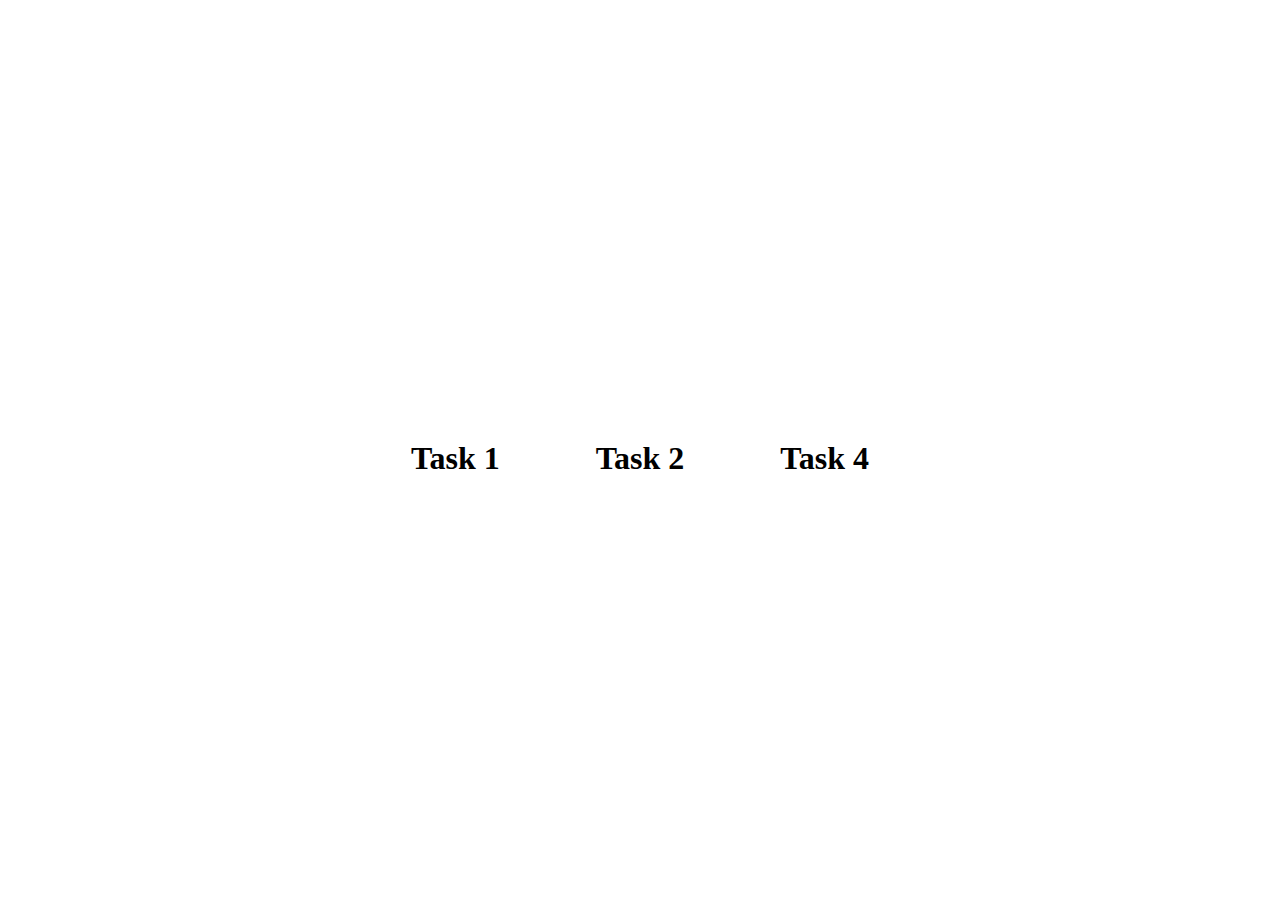
<file: index.html>
<!DOCTYPE html>
<html lang="en">
  <head>
    <meta charset="UTF-8" />
    <meta http-equiv="X-UA-Compatible" content="IE=edge" />
    <meta name="viewport" content="width=device-width, initial-scale=1.0" />
    <link rel="stylesheet" href="style.css" />
    <title>Document</title>
  </head>
  <body>
    <a href="1/1.html">task 1</a>
    <a href="2/2.html">task 2</a>
    <a href="4/4.html">task 4</a>
  </body>
</html>
</file>
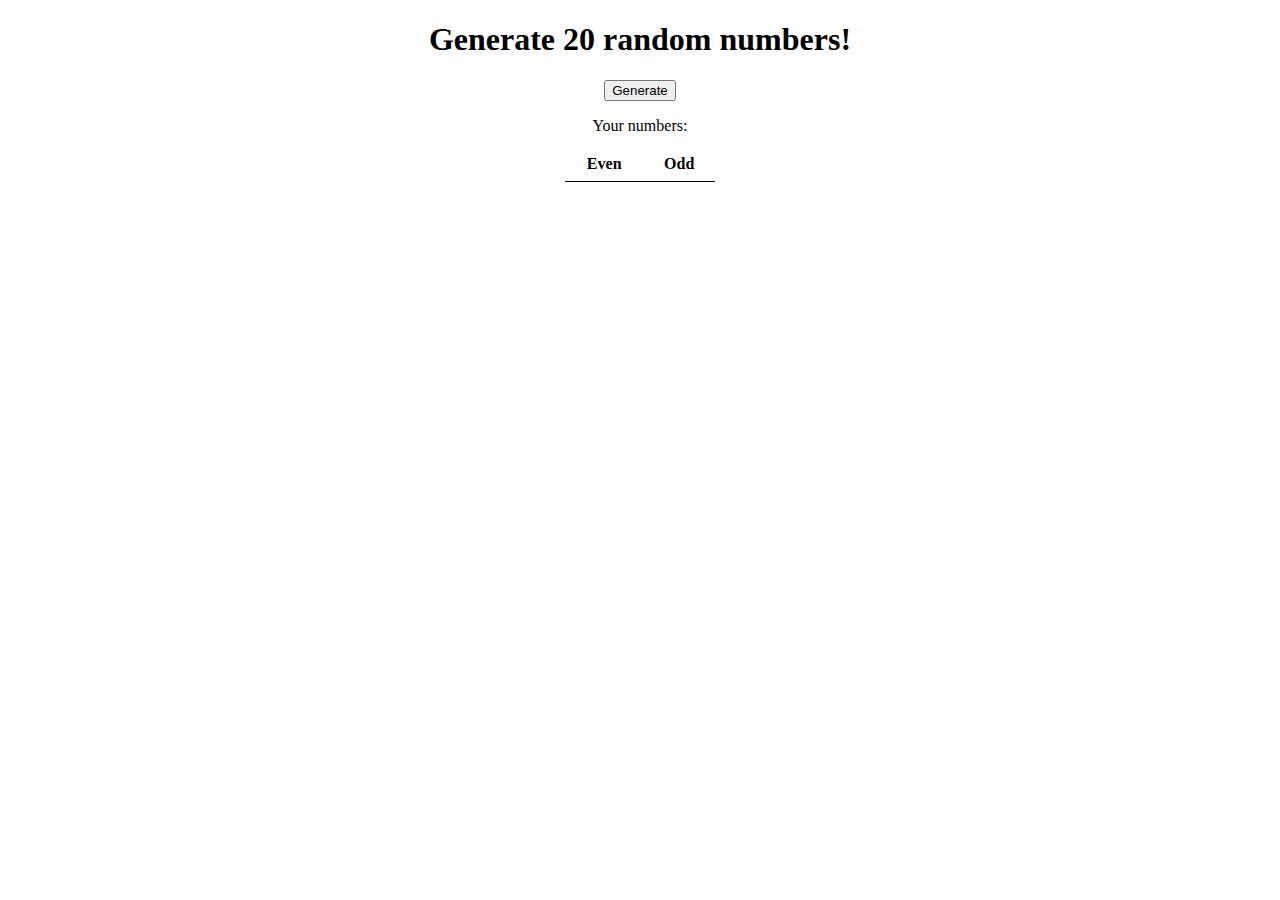
<file: 1.html>
<!DOCTYPE html>
<html lang="en">
  <head>
    <meta charset="UTF-8" />
    <meta http-equiv="X-UA-Compatible" content="IE=edge" />
    <meta name="viewport" content="width=device-width, initial-scale=1.0" />
    <title>Przeglądarka</title>
    <link rel="stylesheet" href="style1.css" />
    <script src="task1.js" defer></script>
  </head>
  <body>
    <h1>Generate 20 random numbers!</h1>
    <button id="generate">Generate</button>
    <table>
      <caption>
        Your numbers:
      </caption>
      <thead>
        <tr>
          <th>Even</th>
          <th>Odd</th>
        </tr>
      </thead>
      <tbody id="numbers"></tbody>
    </table>
  </body>
</html>
</file>
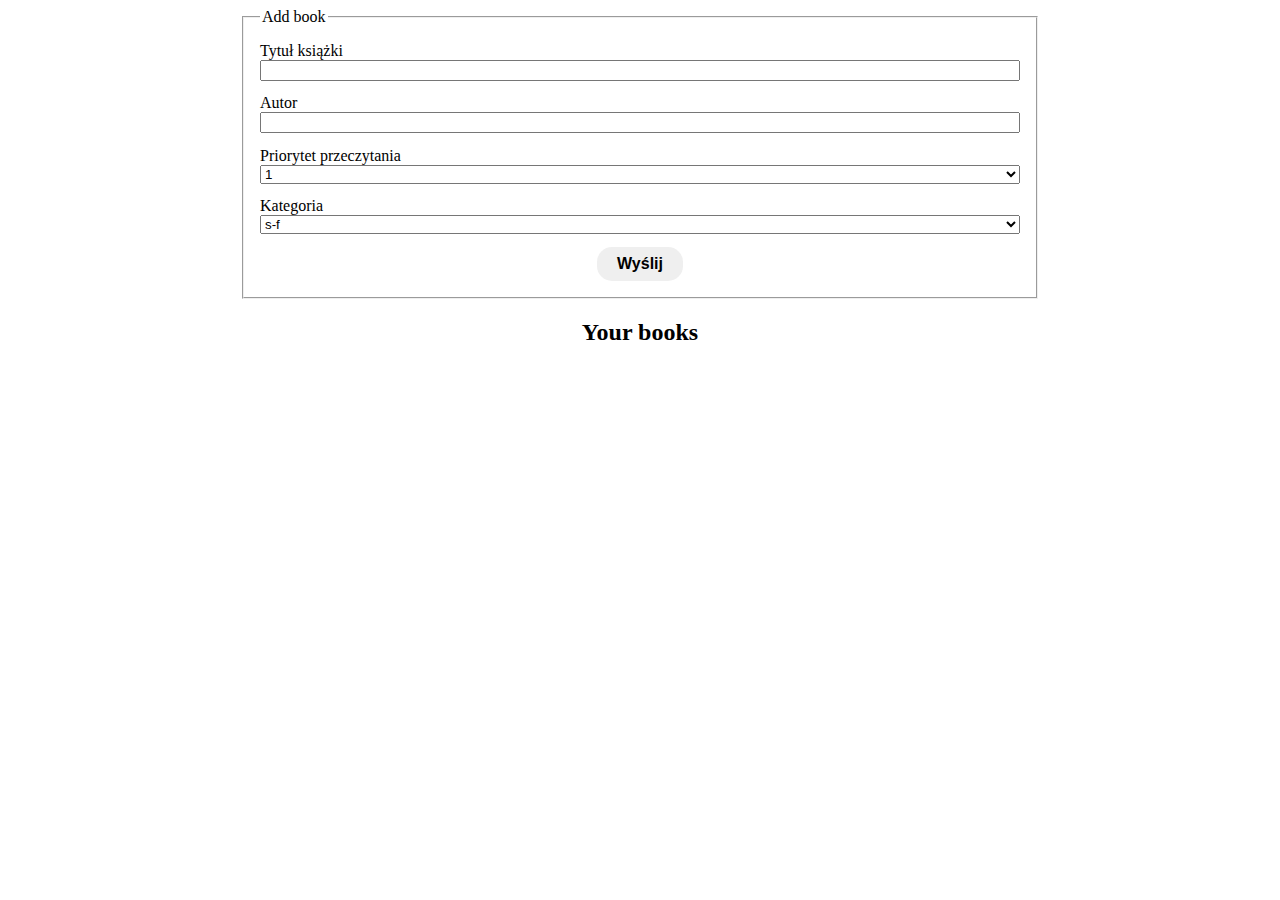
<file: 2.html>
<!DOCTYPE html>
<html lang="en">
  <head>
    <meta charset="UTF-8" />
    <meta http-equiv="X-UA-Compatible" content="IE=edge" />
    <meta name="viewport" content="width=device-width, initial-scale=1.0" />
    <title>Document</title>
    <link rel="stylesheet" href="style2.css" />
    <script src="task2.js" defer></script>
  </head>
  <body>
    <form id="bookForm">
      <fieldset>
        <legend>Add book</legend>
        <label for="title">Tytuł książki</label>
        <input type="text" id="title" required />
        <label for="authro">Autor</label>
        <input type="text" id="author" required />
        <label for="priority">Priorytet przeczytania</label>
        <select name="priority number" id="priority">
          <option value="1">1</option>
          <option value="2">2</option>
          <option value="3">3</option>
          <option value="4">4</option>
          <option value="5">5</option>
        </select>
        <label for="category">Kategoria</label>
        <select name="category" id="category">
          <option value="s-f">s-f</option>
          <option value="criminal">kryminał</option>
          <option value="romance">romans</option>
        </select>
        <button type="submit" id="submitBook">wyślij</button>
      </fieldset>
    </form>
    <h2>Your books</h2>
    <ul id="yourBooks"></ul>
  </body>
</html>
</file>
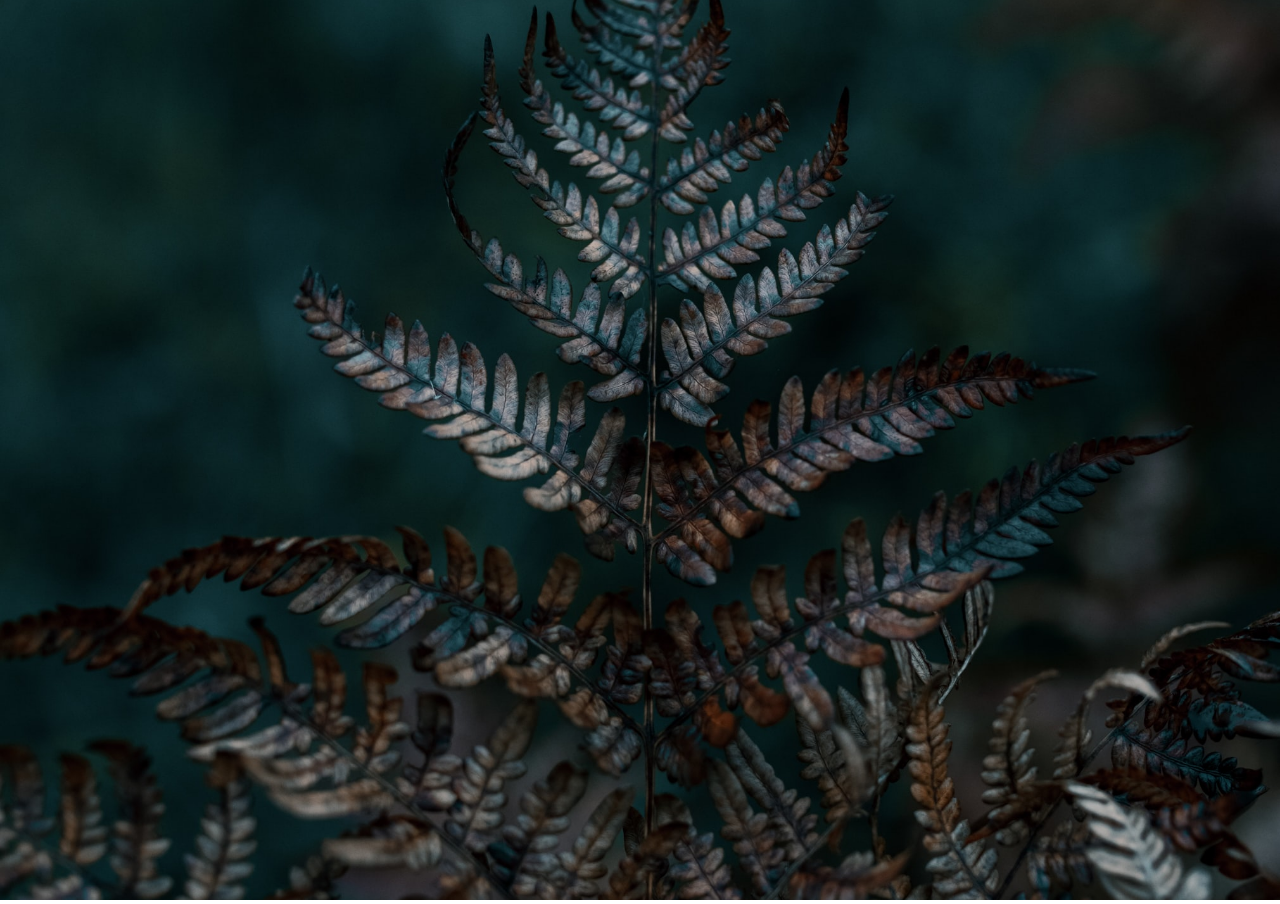
<file: 4.html>
<!DOCTYPE html>
<html lang="en">
  <head>
    <meta charset="UTF-8" />
    <meta http-equiv="X-UA-Compatible" content="IE=edge" />
    <meta name="viewport" content="width=device-width, initial-scale=1.0" />
    <title>Document</title>
    <link rel="stylesheet" href="style4.css" />
  </head>
  <body>
    <img class="leaf" src="leaf.jpg" alt="Beautiful fern leaf" />
  </body>
</html>
</file>
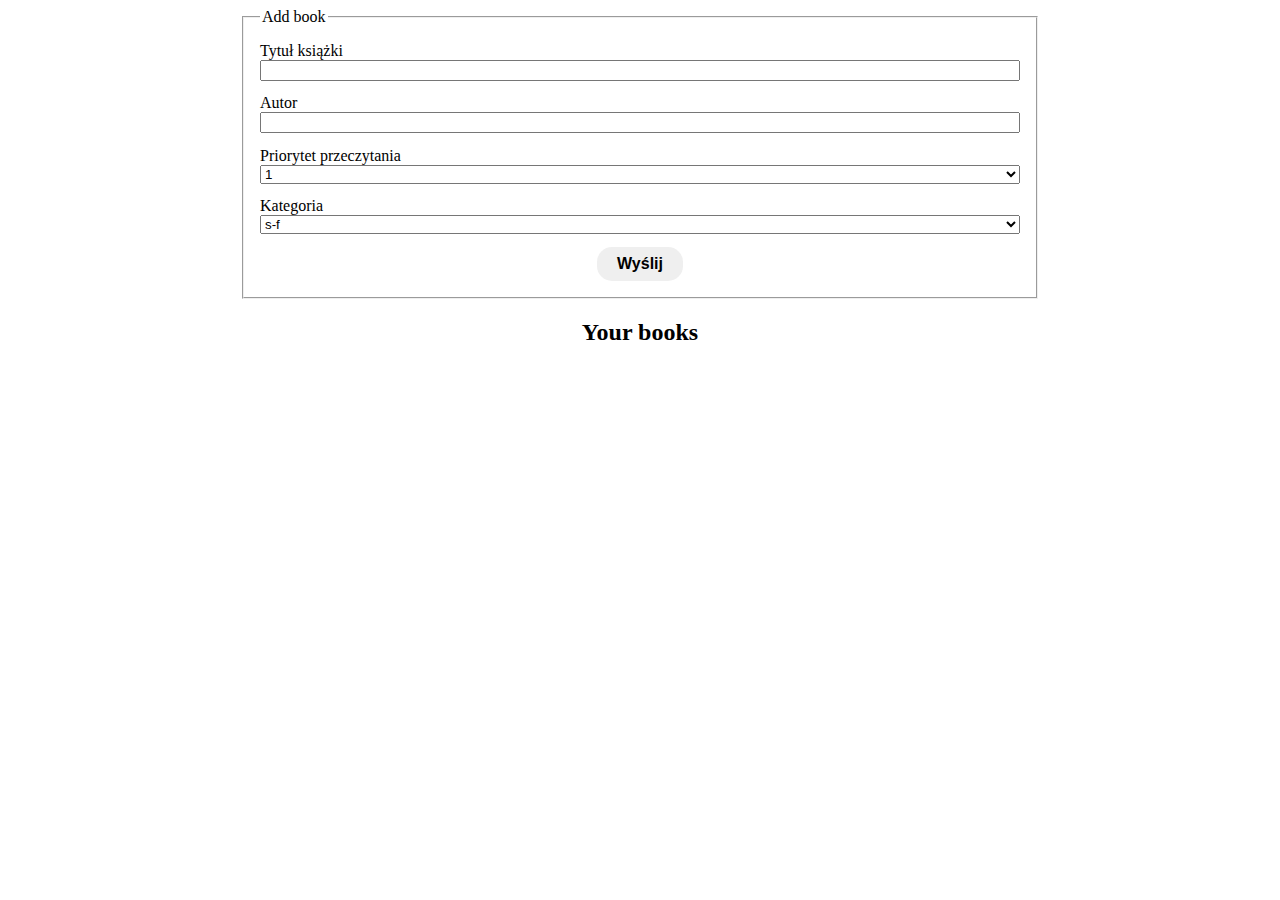
<file: 2/2.html>
<!DOCTYPE html>
<html lang="en">
  <head>
    <meta charset="UTF-8" />
    <meta http-equiv="X-UA-Compatible" content="IE=edge" />
    <meta name="viewport" content="width=device-width, initial-scale=1.0" />
    <title>Document</title>
    <link rel="stylesheet" href="style2.css" />
    <script src="task2.js" defer></script>
  </head>
  <body>
    <form id="bookForm">
      <fieldset>
        <legend>Add book</legend>
        <label for="title">Tytuł książki</label>
        <input type="text" id="title" required minlength="1" />
        <label for="authro">Autor</label>
        <input type="text" id="author" required minlength="3" />
        <label for="priority">Priorytet przeczytania</label>
        <select name="priority number" id="priority">
          <option value="1">1</option>
          <option value="2">2</option>
          <option value="3">3</option>
          <option value="4">4</option>
          <option value="5">5</option>
        </select>
        <label for="category">Kategoria</label>
        <select name="category" id="category">
          <option value="s-f">s-f</option>
          <option value="criminal">kryminał</option>
          <option value="romance">romans</option>
        </select>
        <button type="submit" id="submitBook">wyślij</button>
      </fieldset>
    </form>
    <h2>Your books</h2>
    <ul id="yourBooks"></ul>
  </body>
</html>
</file>
<file: style.css>
body {
  height: 100vh;
  display: flex;
  justify-content: center;
  align-items: center;
}
a {
  margin: 1.5em;
  font-size: 2em;
  font-weight: bold;
  text-transform: capitalize;
  cursor: pointer;
  color: black;
  text-decoration: none;
  transition: color 0.3s;
  -webkit-transition: color 0.3s;
  -moz-transition: color 0.3s;
  -ms-transition: color 0.3s;
  -o-transition: color 0.3s;
}
a:hover {
  color: gray;
}
</file>
<file: style1.css>
body {
  text-align: center;
}
table {
  margin: 1em auto;
  border-collapse: collapse;
}
table caption {
  width: 150px;
  margin-bottom: 0.75em;
}
table th,
table td {
  padding: 0.5em;
}
table thead tr,
tbody tr:not(:last-child) {
  border-bottom: 1px solid black;
}
</file>
<file: style2.css>
form {
  max-width: 800px;
  margin: 0 auto;
}
fieldset {
  padding: 1em;
  display: flex;
  flex-direction: column;
}
input,
select {
  margin-bottom: 1em;
}
button {
  cursor: pointer;
  width: fit-content;
  padding: 0.5em 1.25em;
  margin: 0 auto;
  text-transform: capitalize;
  font-size: 1em;
  font-weight: bold;
  border: none;
  border-radius: 15px;
  -webkit-border-radius: 15px;
  -moz-border-radius: 15px;
  -ms-border-radius: 15px;
  -o-border-radius: 15px;
}
h2 {
  text-align: center;
}
ul {
  list-style: none;
  display: flex;
  flex-direction: column;
}
li {
  margin: 0 auto;
  margin-bottom: 1em;
}
</file>
<file: style4.css>
* {
  margin: 0;
  padding: 0;
}
body {
  height: 100vh;
}
.leaf {
  height: 100vh;
  width: 100%;
  object-fit: cover;
}
</file>
<file: 2/style2.css>
form {
  max-width: 800px;
  margin: 0 auto;
}
fieldset {
  padding: 1em;
  display: flex;
  flex-direction: column;
}
input,
select {
  margin-bottom: 1em;
}
button {
  cursor: pointer;
  width: fit-content;
  padding: 0.5em 1.25em;
  margin: 0 auto;
  text-transform: capitalize;
  font-size: 1em;
  font-weight: bold;
  border: none;
  border-radius: 15px;
  -webkit-border-radius: 15px;
  -moz-border-radius: 15px;
  -ms-border-radius: 15px;
  -o-border-radius: 15px;
}
h2 {
  text-align: center;
}
ul {
  list-style: none;
  display: flex;
  flex-direction: column;
}
li {
  margin: 0 auto;
  margin-bottom: 1em;
}
</file>
